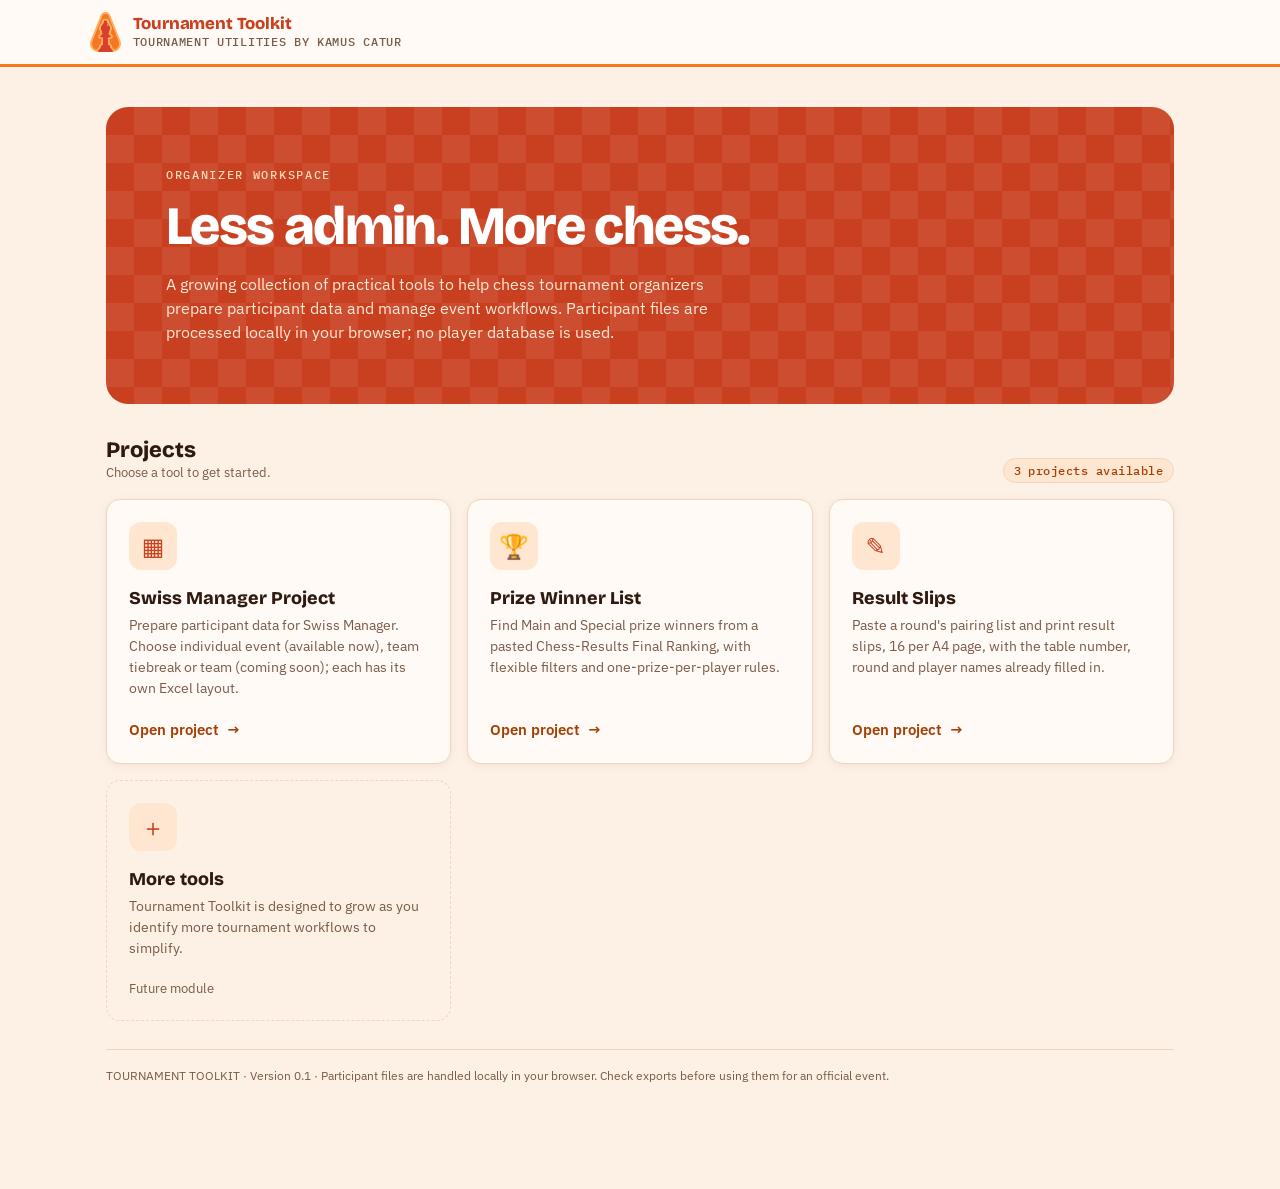
<file: index.html>
<!doctype html>
<html lang="en">
<head>
<meta charset="utf-8"><meta name="viewport" content="width=device-width,initial-scale=1">
<title>Tournament Toolkit</title>
<meta name="description" content="Practical browser-based tools for chess tournament organizers.">
<link rel="preconnect" href="https://fonts.googleapis.com"><link rel="preconnect" href="https://fonts.gstatic.com" crossorigin>
<link rel="stylesheet" href="https://fonts.googleapis.com/css2?family=Bricolage+Grotesque:opsz,wght@12..96,600;12..96,800&family=IBM+Plex+Mono:wght@400;500&family=IBM+Plex+Sans:wght@400;500;600&display=swap">
<link rel="stylesheet" href="./theme.css">
<style>
main{max-width:1100px;margin:40px auto;padding:0 16px 64px}
.hero{background:var(--board-deep);background-image:conic-gradient(rgba(255,255,255,.07) 25%,transparent 0 50%,rgba(255,255,255,.07) 0 75%,transparent 0);background-size:56px 56px;border-radius:22px;padding:clamp(28px,6vw,60px);color:#fff}
.eyebrow{font:500 .75rem var(--font-data);color:#ffd9b8;text-transform:uppercase;letter-spacing:.14em}
h1{font-size:clamp(34px,5vw,54px);font-weight:800;letter-spacing:-.03em;max-width:680px;margin:14px 0}
.hero p{color:#ffe9d6;max-width:590px;font-size:16px;margin:0}
.sectionhead{margin:34px 0 16px;display:flex;align-items:end;justify-content:space-between;gap:16px}
h2{font-size:22px;font-weight:800;margin:0}.muted{color:var(--muted);font-size:13px}
.cards{display:grid;grid-template-columns:repeat(3,minmax(0,1fr));gap:16px}
.card{background:var(--surface);border:1px solid var(--line);border-radius:14px;padding:22px;display:flex;flex-direction:column;min-height:240px;box-shadow:var(--shadow)}
.cardicon{width:48px;height:48px;border-radius:12px;background:var(--soft);color:var(--board-deep);display:grid;place-items:center;font-size:24px}
.card h3{font-size:18px;font-weight:800;margin:18px 0 6px}.card p{color:var(--muted);font-size:14px;margin:0 0 20px;flex:1}
.link{display:inline-flex;align-items:center;gap:8px;color:var(--gold-text);font-weight:600;text-decoration:none}.link:hover{text-decoration:underline}
.coming{border-style:dashed;background:transparent;box-shadow:none}
@media(max-width:760px){main{margin-top:22px}.cards{grid-template-columns:1fr}.card{min-height:200px}.sectionhead{display:block}.hero{border-radius:16px}}
</style></head>
<body>
<header class="site-header"><img class="logo" src="./assets/kamus-catur-logo.png" alt="Kamus Catur"><div><div class="brand">Tournament Toolkit</div><div class="sub">Tournament utilities by Kamus Catur</div></div></header>
<main>
<section class="hero"><div class="eyebrow">Organizer workspace</div><h1>Less admin. More chess.</h1><p>A growing collection of practical tools to help chess tournament organizers prepare participant data and manage event workflows. Participant files are processed locally in your browser; no player database is used.</p></section>
<div class="sectionhead"><div><h2>Projects</h2><div class="muted">Choose a tool to get started.</div></div><span class="tag">3 projects available</span></div>
<section class="cards">
<article class="card"><div class="cardicon">▦</div><h3>Swiss Manager Project</h3><p>Prepare participant data for Swiss Manager. Choose individual event (available now), team tiebreak or team (coming soon); each has its own Excel layout.</p><a class="link" href="./swiss-manager/">Open project <span aria-hidden="true">→</span></a></article>
<article class="card"><div class="cardicon">🏆</div><h3>Prize Winner List</h3><p>Find Main and Special prize winners from a pasted Chess-Results Final Ranking, with flexible filters and one-prize-per-player rules.</p><a class="link" href="./prize-winner/">Open project <span aria-hidden="true">→</span></a></article>
<article class="card"><div class="cardicon">✎</div><h3>Result Slips</h3><p>Paste a round's pairing list and print result slips, 16 per A4 page, with the table number, round and player names already filled in.</p><a class="link" href="./result-slips/">Open project <span aria-hidden="true">→</span></a></article>
<article class="card coming"><div class="cardicon">＋</div><h3>More tools</h3><p>Tournament Toolkit is designed to grow as you identify more tournament workflows to simplify.</p><span class="muted">Future module</span></article>
</section>
<footer class="site-footer">TOURNAMENT TOOLKIT · Version 0.1 · Participant files are handled locally in your browser. Check exports before using them for an official event.</footer>
</main></body></html>
</file>
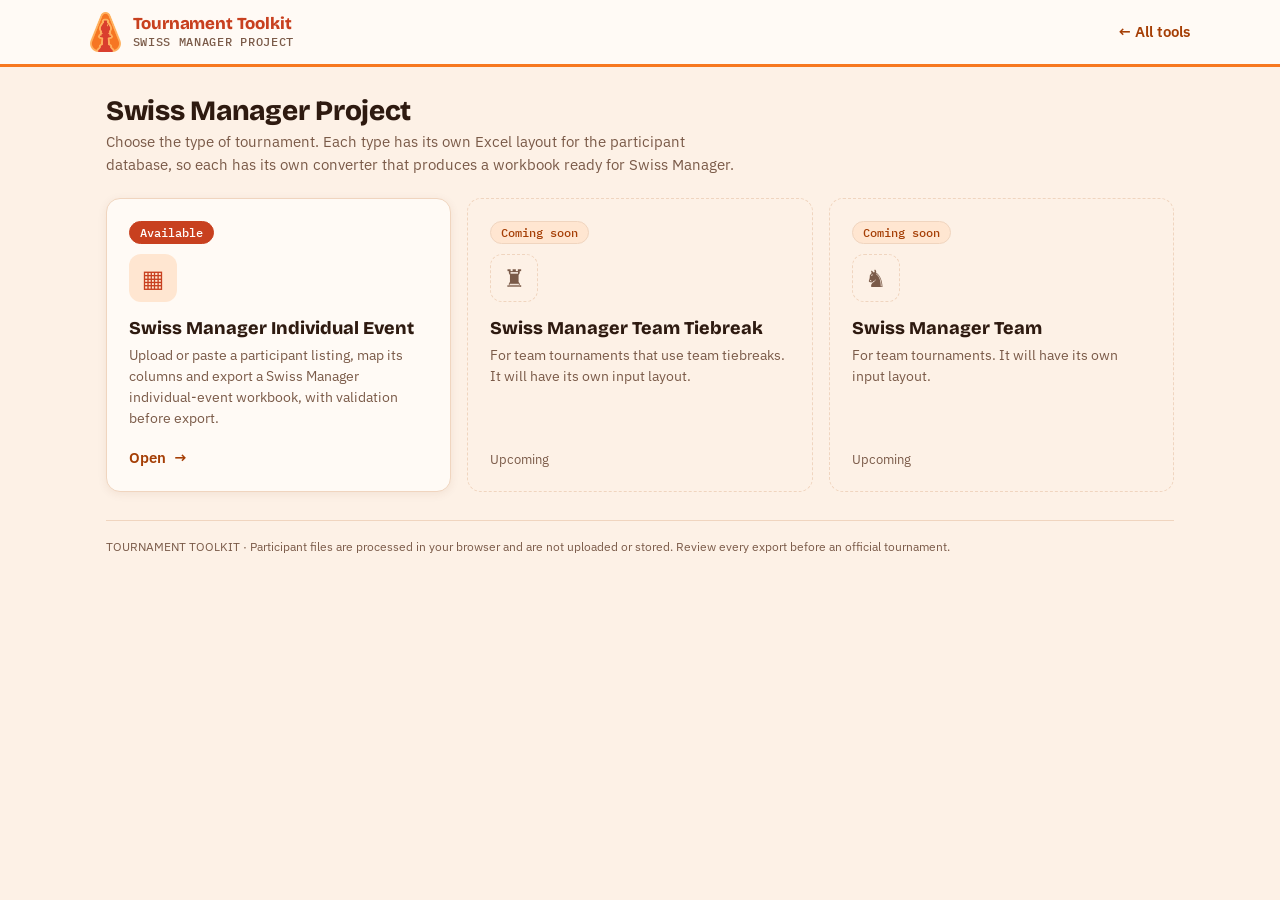
<file: swiss-manager/index.html>
<!doctype html>
<html lang="en">
<head>
<meta charset="utf-8"><meta name="viewport" content="width=device-width,initial-scale=1">
<title>Swiss Manager Project · Tournament Toolkit</title>
<meta name="description" content="Prepare participant data for Swiss Manager: individual event, team tiebreak and team tournaments.">
<link rel="preconnect" href="https://fonts.googleapis.com"><link rel="preconnect" href="https://fonts.gstatic.com" crossorigin>
<link rel="stylesheet" href="https://fonts.googleapis.com/css2?family=Bricolage+Grotesque:opsz,wght@12..96,600;12..96,800&family=IBM+Plex+Mono:wght@400;500&family=IBM+Plex+Sans:wght@400;500;600&display=swap">
<link rel="stylesheet" href="../theme.css">
<style>
main{max-width:1100px;margin:28px auto 60px;padding:0 16px}
h1{font-size:28px;font-weight:800;margin:0 0 4px;letter-spacing:-.01em}
.lead{color:var(--muted);margin:0 0 22px;max-width:70ch}
.cards{display:grid;grid-template-columns:repeat(3,minmax(0,1fr));gap:16px}
.card{background:var(--surface);border:1px solid var(--line);border-radius:14px;padding:22px;display:flex;flex-direction:column;min-height:250px;box-shadow:var(--shadow)}
.step{font:500 .75rem var(--font-data);letter-spacing:.1em;text-transform:uppercase;color:var(--gold-text)}
.cardicon{width:48px;height:48px;border-radius:12px;background:var(--soft);color:var(--board-deep);display:grid;place-items:center;font-size:24px;margin:10px 0 0}
.card h2{font-size:18px;font-weight:800;margin:16px 0 6px}
.card p{color:var(--muted);font-size:14px;margin:0 0 18px;flex:1}
.link{display:inline-flex;align-items:center;gap:8px;color:var(--gold-text);font-weight:600;text-decoration:none}.link:hover{text-decoration:underline}
.soon{border-style:dashed;background:transparent;box-shadow:none}
.soon .cardicon{background:transparent;border:1px dashed var(--line);color:var(--muted)}
.badge{align-self:flex-start;font:500 .74rem var(--font-data);border-radius:999px;padding:3px 10px;background:var(--soft);color:var(--gold-text);border:1px solid var(--line)}
.badge.live{background:var(--board-deep);border-color:var(--board-deep);color:var(--on-board)}
.muted{color:var(--muted);font-size:13px}
@media(max-width:820px){.cards{grid-template-columns:1fr}.card{min-height:200px}}
</style>
</head>
<body>
<header class="site-header"><img class="logo" src="../assets/kamus-catur-logo.png" alt="Kamus Catur"><div><div class="brand">Tournament Toolkit</div><div class="sub">Swiss Manager Project</div></div><a class="back" href="../">← All tools</a></header>
<main>
  <h1>Swiss Manager Project</h1>
  <p class="lead">Choose the type of tournament. Each type has its own Excel layout for the participant database, so each has its own converter that produces a workbook ready for Swiss Manager.</p>
  <section class="cards" aria-label="Swiss Manager tournament types">
    <article class="card">
      <span class="badge live">Available</span>
      <div class="cardicon">▦</div>
      <h2>Swiss Manager Individual Event</h2>
      <p>Upload or paste a participant listing, map its columns and export a Swiss Manager individual-event workbook, with validation before export.</p>
      <a class="link" href="./individual/">Open <span aria-hidden="true">→</span></a>
    </article>
    <article class="card soon" aria-disabled="true">
      <span class="badge">Coming soon</span>
      <div class="cardicon">♜</div>
      <h2>Swiss Manager Team Tiebreak</h2>
      <p>For team tournaments that use team tiebreaks. It will have its own input layout.</p>
      <span class="muted">Upcoming</span>
    </article>
    <article class="card soon" aria-disabled="true">
      <span class="badge">Coming soon</span>
      <div class="cardicon">♞</div>
      <h2>Swiss Manager Team</h2>
      <p>For team tournaments. It will have its own input layout.</p>
      <span class="muted">Upcoming</span>
    </article>
  </section>
  <div class="site-footer">TOURNAMENT TOOLKIT · Participant files are processed in your browser and are not uploaded or stored. Review every export before an official tournament.</div>
</main>
</body>
</html>
</file>
<file: theme.css>
/* Tournament Toolkit shared theme — Kamus Catur orange palette.
   Fonts are loaded with <link> in each page:
   Bricolage Grotesque (display), IBM Plex Sans (body), IBM Plex Mono (data). */
:root {
  --bg: #fdf1e6;
  --surface: #fffaf5;
  --surface-2: #fff3e8;
  --fg: #2e1a10;
  --muted: #7a5a48;
  --line: #f0d5bf;
  --board: #f7781f;
  --board-deep: #c8401f;
  --on-board: #ffffff;
  --gold: #e8650f;
  --gold-text: #a53e05;
  --soft: #ffe6d1;
  --ok: #2f6b3a;
  --ok-soft: #e3f1e2;
  --warn: #7a4a00;
  --warn-soft: #fbecc9;
  --danger: #b3321f;
  --danger-soft: #fbe3de;
  --focus: #1d6b8f;
  --shadow: 0 2px 10px rgba(120, 45, 10, 0.08);
  --font-display: "Bricolage Grotesque", "Trebuchet MS", system-ui, sans-serif;
  --font-body: "IBM Plex Sans", system-ui, -apple-system, "Segoe UI", sans-serif;
  --font-data: "IBM Plex Mono", ui-monospace, "SFMono-Regular", Menlo, Consolas, monospace;
  color-scheme: light;
}
@media (prefers-color-scheme: dark) {
  :root:not([data-theme="light"]) {
    --bg: #1a0f09;
    --surface: #27160d;
    --surface-2: #301b10;
    --fg: #f8e9dc;
    --muted: #c9ab95;
    --line: #47291a;
    --board: #ff8a3d;
    --board-deep: #d9501f;
    --gold: #ff9a3c;
    --gold-text: #ffb76b;
    --soft: #3a2216;
    --ok: #8fd19a;
    --ok-soft: #1d3322;
    --warn: #f0c978;
    --warn-soft: #3a2a0e;
    --danger: #ff8a76;
    --danger-soft: #402019;
    --focus: #6cc0e6;
    --shadow: 0 2px 10px rgba(0, 0, 0, 0.35);
    color-scheme: dark;
  }
}

* { box-sizing: border-box; }
body {
  margin: 0;
  background: var(--bg);
  color: var(--fg);
  font: 15px/1.5 var(--font-body);
}
h1, h2, h3 { font-family: var(--font-display); text-wrap: balance; line-height: 1.15; }
:focus-visible { outline: 3px solid var(--focus); outline-offset: 2px; }
[hidden] { display: none !important; }

/* Site header (shared by every page) */
.site-header {
  display: flex; align-items: center; gap: 12px;
  padding: 12px max(16px, calc((100% - 1100px) / 2));
  background: var(--surface); border-bottom: 3px solid var(--board);
  position: sticky; top: 0; z-index: 10;
}
.site-header .logo { height: 40px; width: auto; display: block; flex: none; }
.site-header .brand { font: 800 1.05rem/1.1 var(--font-display); color: var(--board-deep); letter-spacing: -0.01em; }
.site-header .sub { font: 500 0.72rem var(--font-data); letter-spacing: 0.06em; text-transform: uppercase; color: var(--muted); }
.site-header .back { margin-left: auto; color: var(--gold-text); font-weight: 600; text-decoration: none; white-space: nowrap; }
.site-header .back:hover { text-decoration: underline; }

.site-footer { color: var(--muted); font-size: 0.78rem; border-top: 1px solid var(--line); padding-top: 16px; margin-top: 28px; }

/* Shared controls */
.tag { display: inline-block; font: 500 0.74rem var(--font-data); letter-spacing: 0.04em; background: var(--soft); color: var(--gold-text); border: 1px solid var(--line); padding: 4px 10px; border-radius: 999px; text-decoration: none; }
</file>
